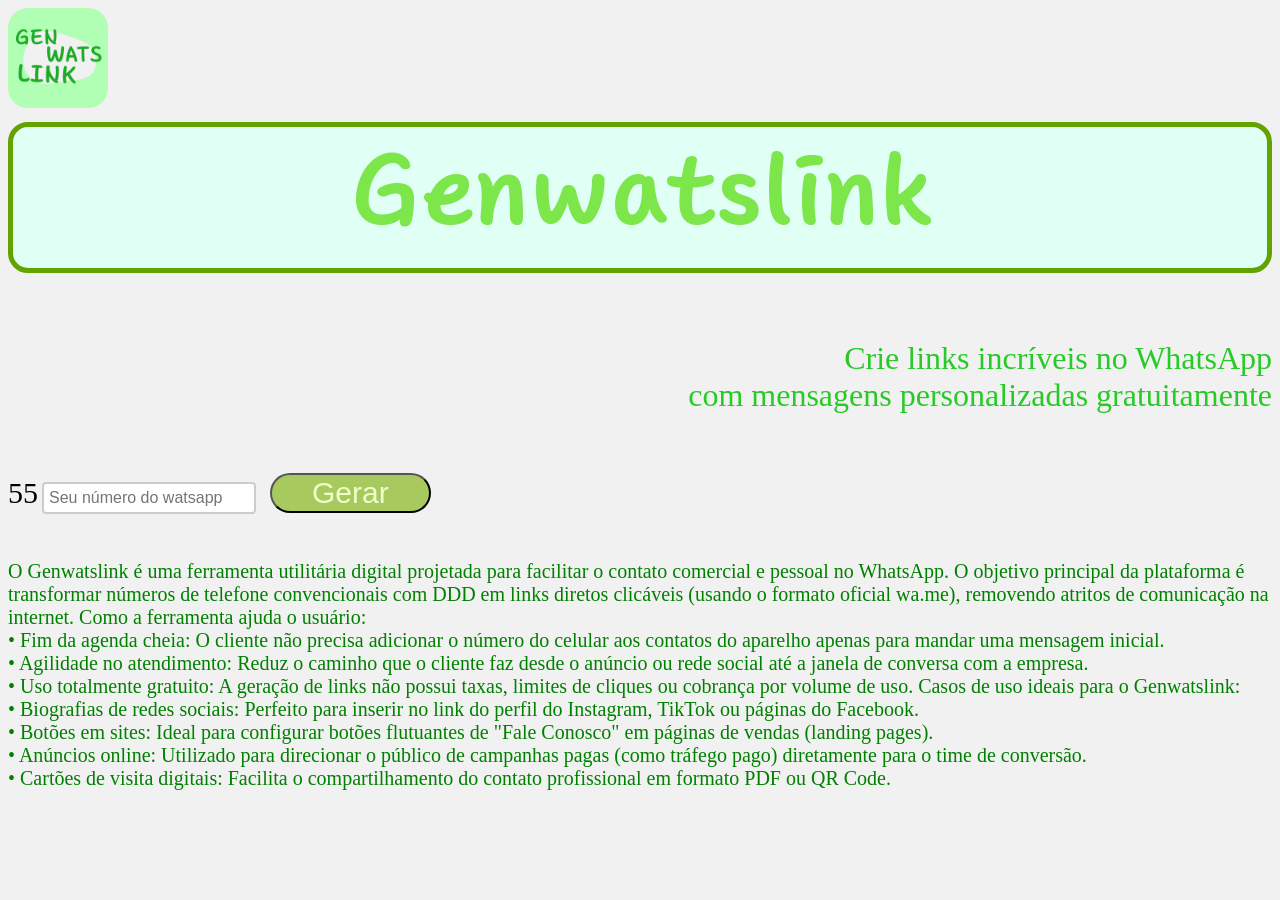
<file: index.html>
<!DOCTYPE html>
<html lang="pt-br">
<head>
    <meta charset="UTF-8">
    <meta name="viewport" content="width=device-width, initial-scale=1.0">
    <title>Genwatslink</title>
    <link rel="stylesheet" href="style.css">
    <link rel="icon" type="image/x-icon" href="Genwatslink.png">
</head>
<body>
    <img src="Genwatslink.png" alt="logo" width="100px" height="100px" style="display: inline; border-radius:20px;">
    <h1 id="titulo">Genwatslink</h1>
    <p id="texto1">Crie links incríveis no WhatsApp <br> com mensagens personalizadas gratuitamente</p>
    <div class="parte_generate">
    <p style="display: inline-block;font-size:30px;">55</p>
    <input type="number" id="input_num" placeholder="Seu número do watsapp">
	<button onclick="gerar_num()">Gerar</button>
	<br>
	<a href="#" target="_blank" id="link"></a>
    </div>
<p style="color:green; font-size:20px;">
O Genwatslink é uma ferramenta utilitária digital projetada para facilitar o contato comercial e pessoal no WhatsApp. O objetivo principal da plataforma é transformar números de telefone convencionais com DDD em links diretos clicáveis (usando o formato oficial wa.me), removendo atritos de comunicação na internet.
Como a ferramenta ajuda o usuário:
<br>• Fim da agenda cheia: O cliente não precisa adicionar o número do celular aos contatos do aparelho apenas para mandar uma mensagem inicial.
<br>• Agilidade no atendimento: Reduz o caminho que o cliente faz desde o anúncio ou rede social até a janela de conversa com a empresa.
<br>• Uso totalmente gratuito: A geração de links não possui taxas, limites de cliques ou cobrança por volume de uso.
Casos de uso ideais para o Genwatslink:
<br>• Biografias de redes sociais: Perfeito para inserir no link do perfil do Instagram, TikTok ou páginas do Facebook.
<br>• Botões em sites: Ideal para configurar botões flutuantes de "Fale Conosco" em páginas de vendas (landing pages).
<br>• Anúncios online: Utilizado para direcionar o público de campanhas pagas (como tráfego pago) diretamente para o time de conversão.
<br>• Cartões de visita digitais: Facilita o compartilhamento do contato profissional em formato PDF ou QR Code.
</p>
<script>
        function gerar_num() {
            const input_num = document.getElementById("input_num");
            const link_html = document.getElementById("link");

            const numero = input_num.value;

            if (numero === "") {
                alert("Digite seu número do WhatsApp.");
                return;
            }

            const link = "https://wa.me/55" + numero;

            link_html.href = link;
            link_html.textContent = "Abrir conversa no WhatsApp";
        }

</script>
</body>
</html>
</file>
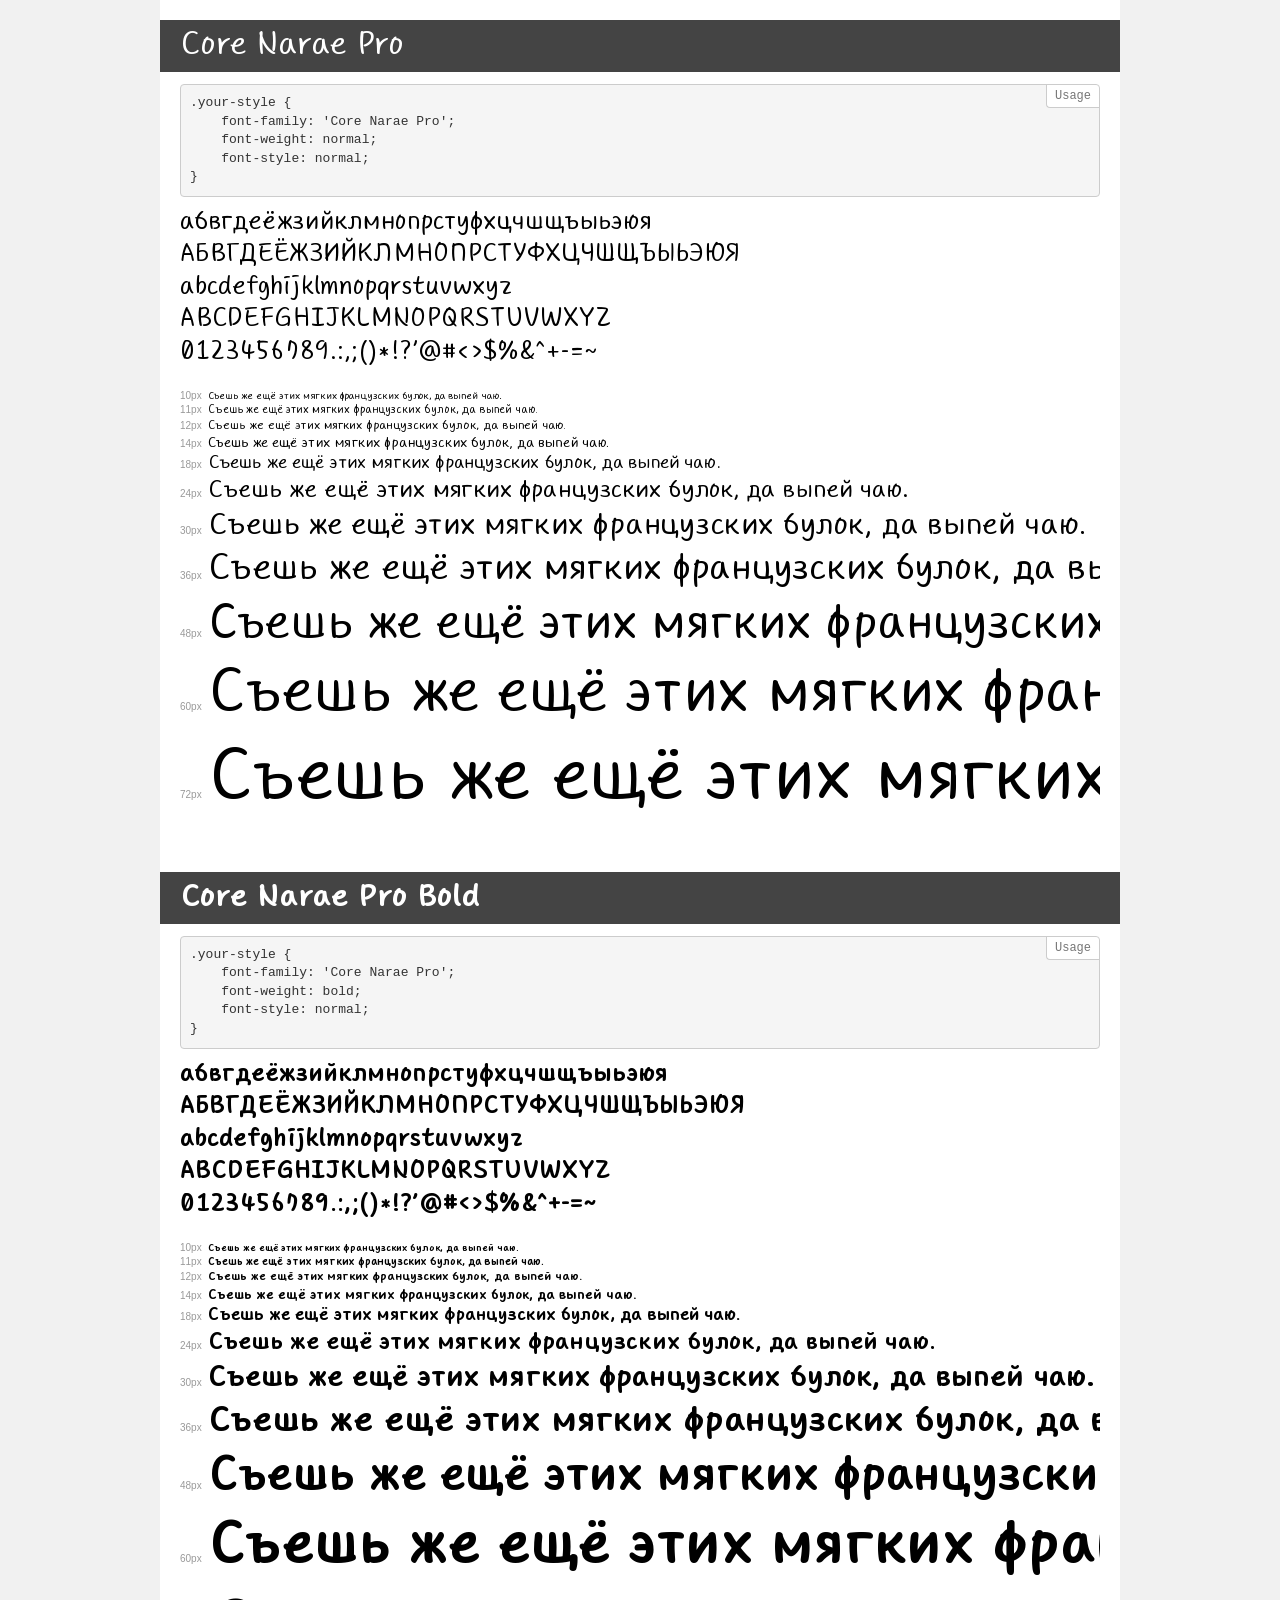
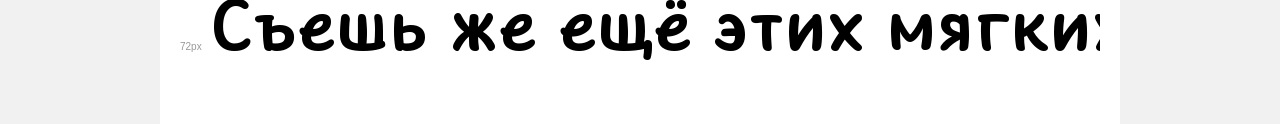
<file: core narae pro/demo.html>
<!DOCTYPE html>
<html>
<head>
	<meta charset="utf-8">
	<meta http-equiv="X-UA-Compatible" content="IE=edge">
	<meta name="viewport" content="width=device-width, initial-scale=1">
	<meta name="robots" content="noindex, noarchive">
	<title>Transfonter demo</title>
	<link href="stylesheet.css" rel="stylesheet">
	<style>
		/*
		http://meyerweb.com/eric/tools/css/reset/
		v2.0 | 20110126
		License: none (public domain)
		*/
		html, body, div, span, applet, object, iframe,
		h1, h2, h3, h4, h5, h6, p, blockquote, pre,
		a, abbr, acronym, address, big, cite, code,
		del, dfn, em, img, ins, kbd, q, s, samp,
		small, strike, strong, sub, sup, tt, var,
		b, u, i, center,
		dl, dt, dd, ol, ul, li,
		fieldset, form, label, legend,
		table, caption, tbody, tfoot, thead, tr, th, td,
		article, aside, canvas, details, embed,
		figure, figcaption, footer, header, hgroup,
		menu, nav, output, ruby, section, summary,
		time, mark, audio, video {
			margin: 0;
			padding: 0;
			border: 0;
			font-size: 100%;
			font: inherit;
			vertical-align: baseline;
		}
		/* HTML5 display-role reset for older browsers */
		article, aside, details, figcaption, figure,
		footer, header, hgroup, menu, nav, section {
			display: block;
		}
		body {
			line-height: 1;
		}
		ol, ul {
			list-style: none;
		}
		blockquote, q {
			quotes: none;
		}
		blockquote:before, blockquote:after,
		q:before, q:after {
			content: '';
			content: none;
		}
		table {
			border-collapse: collapse;
			border-spacing: 0;
		}
		/* common styles */
		body {
			background: #f1f1f1;
			color: #000;
		}
		.page {
			background: #fff;
			width: 920px;
			margin: 0 auto;
			padding: 20px 20px 0 20px;
			overflow: hidden;
		}
		.font-container {
			overflow-x: auto;
			overflow-y: hidden;
			margin-bottom: 40px;
			line-height: 1.3;
			white-space: nowrap;
			padding-bottom: 5px;
		}
		h1 {
			position: relative;
			background: #444;
			font-size: 32px;
			color: #fff;
			padding: 10px 20px;
			margin: 0 -20px 12px -20px;
		}
		.letters {
			font-size: 25px;
			margin-bottom: 20px;
		}
		.s10:before {
			content: '10px';
		}
		.s11:before {
			content: '11px';
		}
		.s12:before {
			content: '12px';
		}
		.s14:before {
			content: '14px';
		}
		.s18:before {
			content: '18px';
		}
		.s24:before {
			content: '24px';
		}
		.s30:before {
			content: '30px';
		}
		.s36:before {
			content: '36px';
		}
		.s48:before {
			content: '48px';
		}
		.s60:before {
			content: '60px';
		}
		.s72:before {
			content: '72px';
		}
		.s10:before, .s11:before, .s12:before, .s14:before,
		.s18:before, .s24:before, .s30:before, .s36:before,
		.s48:before, .s60:before, .s72:before {
			font-family: Arial, sans-serif;
			font-size: 10px;
			font-weight: normal;
			font-style: normal;
			color: #999;
			padding-right: 6px;
		}
		pre {
			display: block;
			position: relative;
			padding: 9px;
			margin: 0 0 10px;
			font-family: Monaco, Menlo, Consolas, "Courier New", monospace !important;
			font-size: 13px;
			line-height: 1.428571429;
			color: #333;
			font-weight: normal !important;
			font-style: normal !important;
			background-color: #f5f5f5;
			border: 1px solid #ccc;
			overflow-x: auto;
			border-radius: 4px;
		}
		pre:after {
			display: block;
			position: absolute;
			right: 0;
			top: 0;
			content: 'Usage';
			line-height: 1;
			padding: 5px 8px;
			font-size: 12px;
			color: #767676;
			background-color: #fff;
			border: 1px solid #ccc;
			border-right: none;
			border-top: none;
			border-radius: 0 4px 0 4px;
			z-index: 10;
		}
		/* responsive */
		@media (max-width: 959px) {
			.page {
				width: auto;
				margin: 0;
			}
		}
	</style>
</head>
<body>
<div class="page">
	<div class="demo" style="font-family: 'Core Narae Pro'; font-weight: normal; font-style: normal;">
		<h1>Core Narae Pro</h1>
		<pre>.your-style {
    font-family: 'Core Narae Pro';
    font-weight: normal;
    font-style: normal;
}</pre>
		<div class="font-container">
			<p class="letters">
				абвгдеёжзийклмнопрстуфхцчшщъыьэюя <br />
				АБВГДЕЁЖЗИЙКЛМНОПРСТУФХЦЧШЩЪЫЬЭЮЯ <br />
				abcdefghijklmnopqrstuvwxyz <br />
				ABCDEFGHIJKLMNOPQRSTUVWXYZ <br />				0123456789.:,;()*!?'@#<>$%&^+-=~
			</p>
			<p class="s10" style="font-size: 10px;">Съешь же ещё этих мягких французских булок, да выпей чаю.</p>
			<p class="s11" style="font-size: 11px;">Съешь же ещё этих мягких французских булок, да выпей чаю.</p>
			<p class="s12" style="font-size: 12px;">Съешь же ещё этих мягких французских булок, да выпей чаю.</p>
			<p class="s14" style="font-size: 14px;">Съешь же ещё этих мягких французских булок, да выпей чаю.</p>
			<p class="s18" style="font-size: 18px;">Съешь же ещё этих мягких французских булок, да выпей чаю.</p>
			<p class="s24" style="font-size: 24px;">Съешь же ещё этих мягких французских булок, да выпей чаю.</p>
			<p class="s30" style="font-size: 30px;">Съешь же ещё этих мягких французских булок, да выпей чаю.</p>
			<p class="s36" style="font-size: 36px;">Съешь же ещё этих мягких французских булок, да выпей чаю.</p>
			<p class="s48" style="font-size: 48px;">Съешь же ещё этих мягких французских булок, да выпей чаю.</p>
			<p class="s60" style="font-size: 60px;">Съешь же ещё этих мягких французских булок, да выпей чаю.</p>
			<p class="s72" style="font-size: 72px;">Съешь же ещё этих мягких французских булок, да выпей чаю.</p>
		</div>
	</div>
	<div class="demo" style="font-family: 'Core Narae Pro'; font-weight: bold; font-style: normal;">
		<h1>Core Narae Pro Bold</h1>
		<pre>.your-style {
    font-family: 'Core Narae Pro';
    font-weight: bold;
    font-style: normal;
}</pre>
		<div class="font-container">
			<p class="letters">
				абвгдеёжзийклмнопрстуфхцчшщъыьэюя <br />
				АБВГДЕЁЖЗИЙКЛМНОПРСТУФХЦЧШЩЪЫЬЭЮЯ <br />
				abcdefghijklmnopqrstuvwxyz <br />
				ABCDEFGHIJKLMNOPQRSTUVWXYZ <br />				0123456789.:,;()*!?'@#<>$%&^+-=~
			</p>
			<p class="s10" style="font-size: 10px;">Съешь же ещё этих мягких французских булок, да выпей чаю.</p>
			<p class="s11" style="font-size: 11px;">Съешь же ещё этих мягких французских булок, да выпей чаю.</p>
			<p class="s12" style="font-size: 12px;">Съешь же ещё этих мягких французских булок, да выпей чаю.</p>
			<p class="s14" style="font-size: 14px;">Съешь же ещё этих мягких французских булок, да выпей чаю.</p>
			<p class="s18" style="font-size: 18px;">Съешь же ещё этих мягких французских булок, да выпей чаю.</p>
			<p class="s24" style="font-size: 24px;">Съешь же ещё этих мягких французских булок, да выпей чаю.</p>
			<p class="s30" style="font-size: 30px;">Съешь же ещё этих мягких французских булок, да выпей чаю.</p>
			<p class="s36" style="font-size: 36px;">Съешь же ещё этих мягких французских булок, да выпей чаю.</p>
			<p class="s48" style="font-size: 48px;">Съешь же ещё этих мягких французских булок, да выпей чаю.</p>
			<p class="s60" style="font-size: 60px;">Съешь же ещё этих мягких французских булок, да выпей чаю.</p>
			<p class="s72" style="font-size: 72px;">Съешь же ещё этих мягких французских булок, да выпей чаю.</p>
		</div>
	</div>
</div>
</body>
</html>
</file>
<file: style.css>
@import url('https://fonts.googleapis.com/css2?family=Itim&display=swap');
@font-face {
  font-family: 'CoreNarae';
  src: url('../core narae pro/CoreNaraePro-Bold.woff') format('opentype');
  font-weight: normal;
  font-style: normal;
}

body{
    background: rgb(241, 241, 241);
}
#titulo{
    margin-top: 10px;
    color: rgb(124, 230, 75);
    text-align: center;
    display: block;
    font-size: 100px;
    background-color: rgb(224, 255, 245);
    border: 5px solid rgb(98, 163, 0);
    font-family: 'CoreNarae', sans-serif;
    font-style: normal;
    border-radius: 20px;
    corner-shape: smooth;
}
#titulo:hover{
    text-shadow:1.5px -0.5px 2px rgba(0, 182, 61, 0.678);
    /* font-family: "Itim", cursive; */
}
#texto1{
    font-family: "Comic Sans MS";
    color: rgb(39, 202, 39);
    font-size: 200%;
    text-align: right;
}
.parte_generate{
    --background: linear-gradient(to left,rgb(234, 255, 234),rgb(196, 255, 169));
    --margin-top: 30px;
    --padding-top:50px;
    --padding-bottom:50px;
    --padding-left:30px;
    --padding-bottom:30px;
    --margin-left: 100px;
    --margin-right: 80px;
}

input[type=number] {
  width: 200px;
  padding: 5px;
  font-size: 16px;
  border: 2px solid #ccc;
  border-radius: 4px;
}

button {
	display:inline-block; 
	background:rgb(168, 201, 94); 
	padding-left:40px; 
	padding-right:40px; 
	font-size: 30px; 
	border-radius:20px;
	color:rgb(239, 255, 204);
	margin-left:10px;
}
/* =========================
   RESPONSIVIDADE
   ========================= */

@media (max-width: 768px) {

    #titulo {
        font-size: 60px;
        margin: 10px;
        padding: 10px;
        border-width: 4px;
    }

    #texto1 {
        font-size: 150%;
        text-align: center;
        margin: 15px;
    }

    .parte_generate {
        margin: 20px 10px;
        padding: 20px 15px;
    }

    input[type="number"] {
        width: 100%;
        max-width: 300px;
        box-sizing: border-box;
        padding: 10px;
        font-size: 18px;
    }

    button {
        display: block;
        width: 100%;
        max-width: 300px;
        box-sizing: border-box;
        margin: 15px 0 0 0;
        padding: 10px 20px;
        font-size: 24px;
    }
}


/* Celulares menores */
@media (max-width: 480px) {

    #titulo {
        font-size: 42px;
        margin: 8px;
        padding: 8px;
        border-width: 3px;
        border-radius: 15px;
    }

    #texto1 {
        font-size: 120%;
        text-align: center;
        margin: 10px;
    }

    .parte_generate {
        margin: 15px 8px;
        padding: 15px 10px;
    }

    input[type="number"] {
        width: 100%;
        max-width: none;
        font-size: 16px;
        padding: 10px;
    }

    button {
        width: 100%;
        max-width: none;
        margin: 12px 0 0 0;
        font-size: 20px;
        padding: 10px;
    }
}
</file>
<file: core narae pro/stylesheet.css>
/* This stylesheet generated by Transfonter (https://transfonter.org) on September 4, 2017 7:45 PM */

@font-face {
	font-family: 'Core Narae Pro';
	src: url('CoreNaraePro.eot');
	src: local('Core Narae Pro'), local('CoreNaraePro'),
		url('CoreNaraePro.eot?#iefix') format('embedded-opentype'),
		url('CoreNaraePro.woff') format('woff'),
		url('CoreNaraePro.ttf') format('truetype');
	font-weight: normal;
	font-style: normal;
}

@font-face {
	font-family: 'Core Narae Pro';
	src: url('CoreNaraePro-Bold.eot');
	src: local('Core Narae Pro Bold'), local('CoreNaraePro-Bold'),
		url('CoreNaraePro-Bold.eot?#iefix') format('embedded-opentype'),
		url('CoreNaraePro-Bold.woff') format('woff'),
		url('CoreNaraePro-Bold.ttf') format('truetype');
	font-weight: bold;
	font-style: normal;
}
</file>
